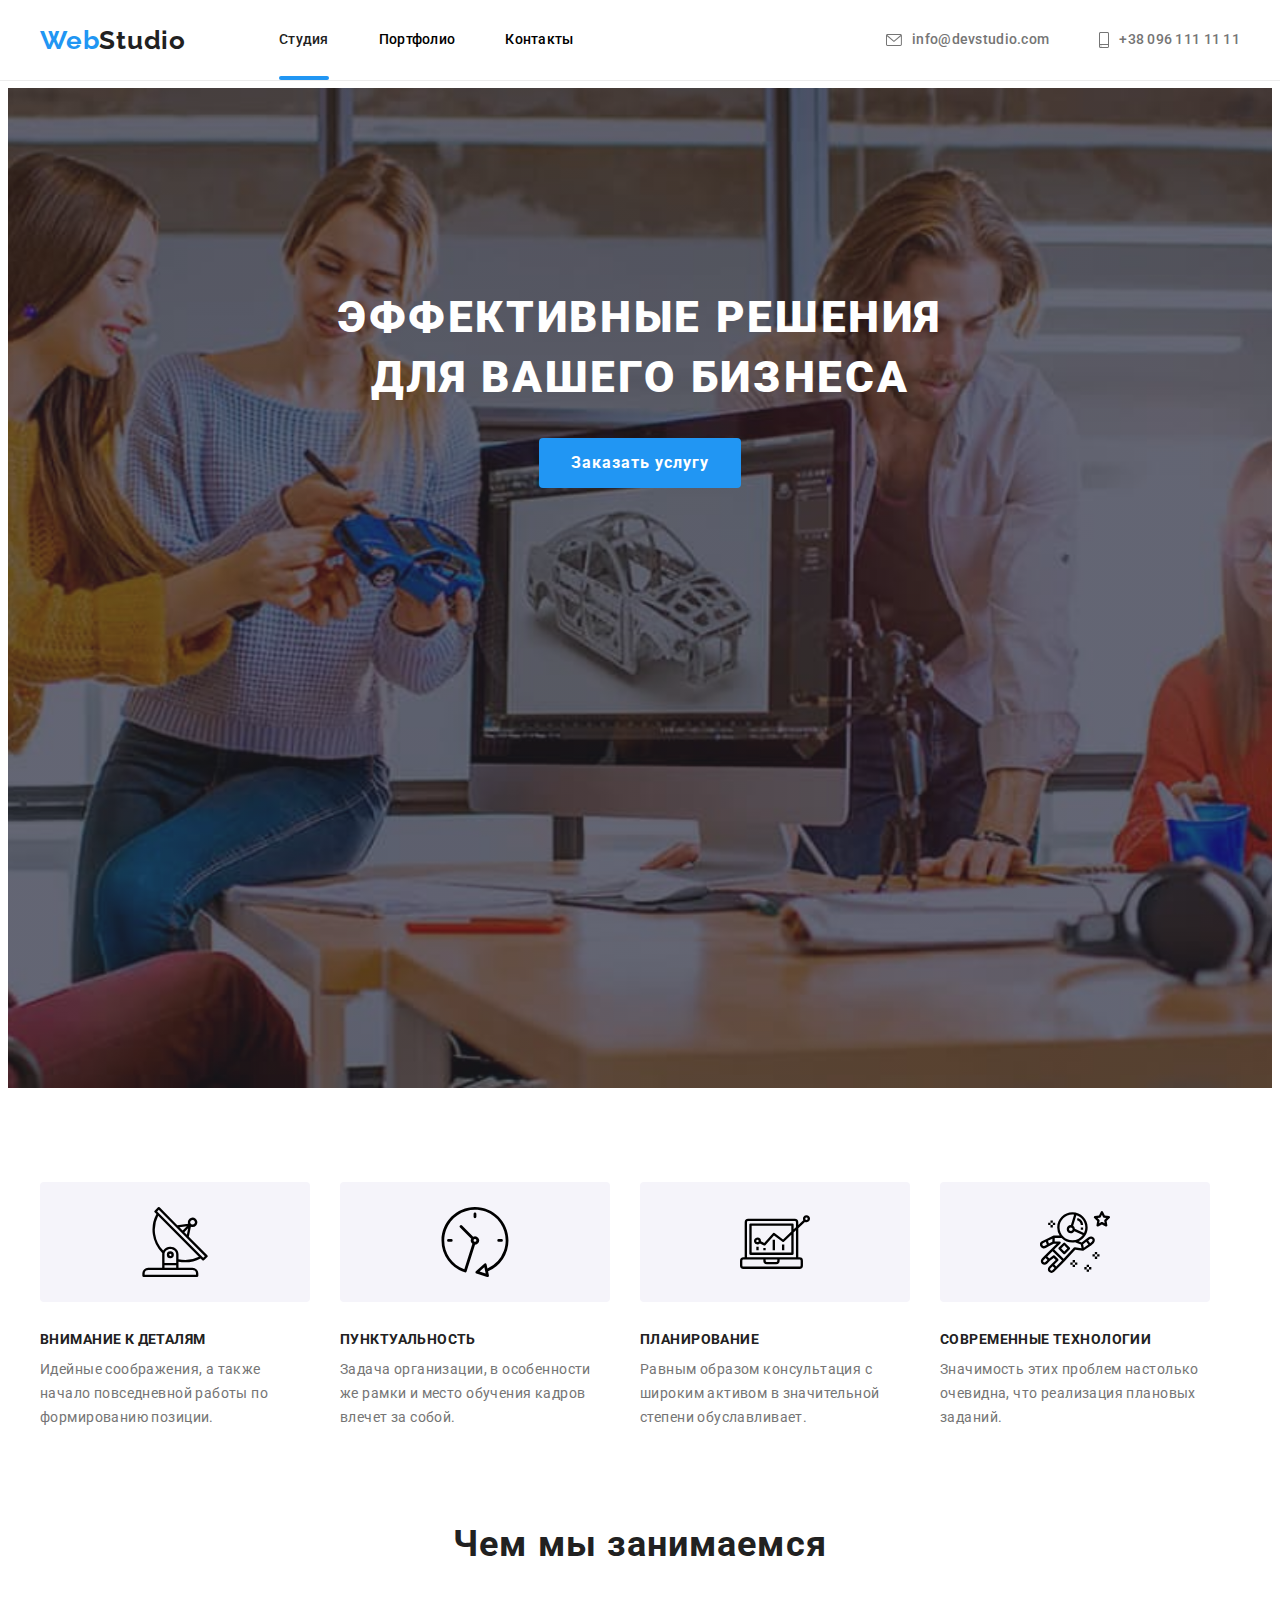
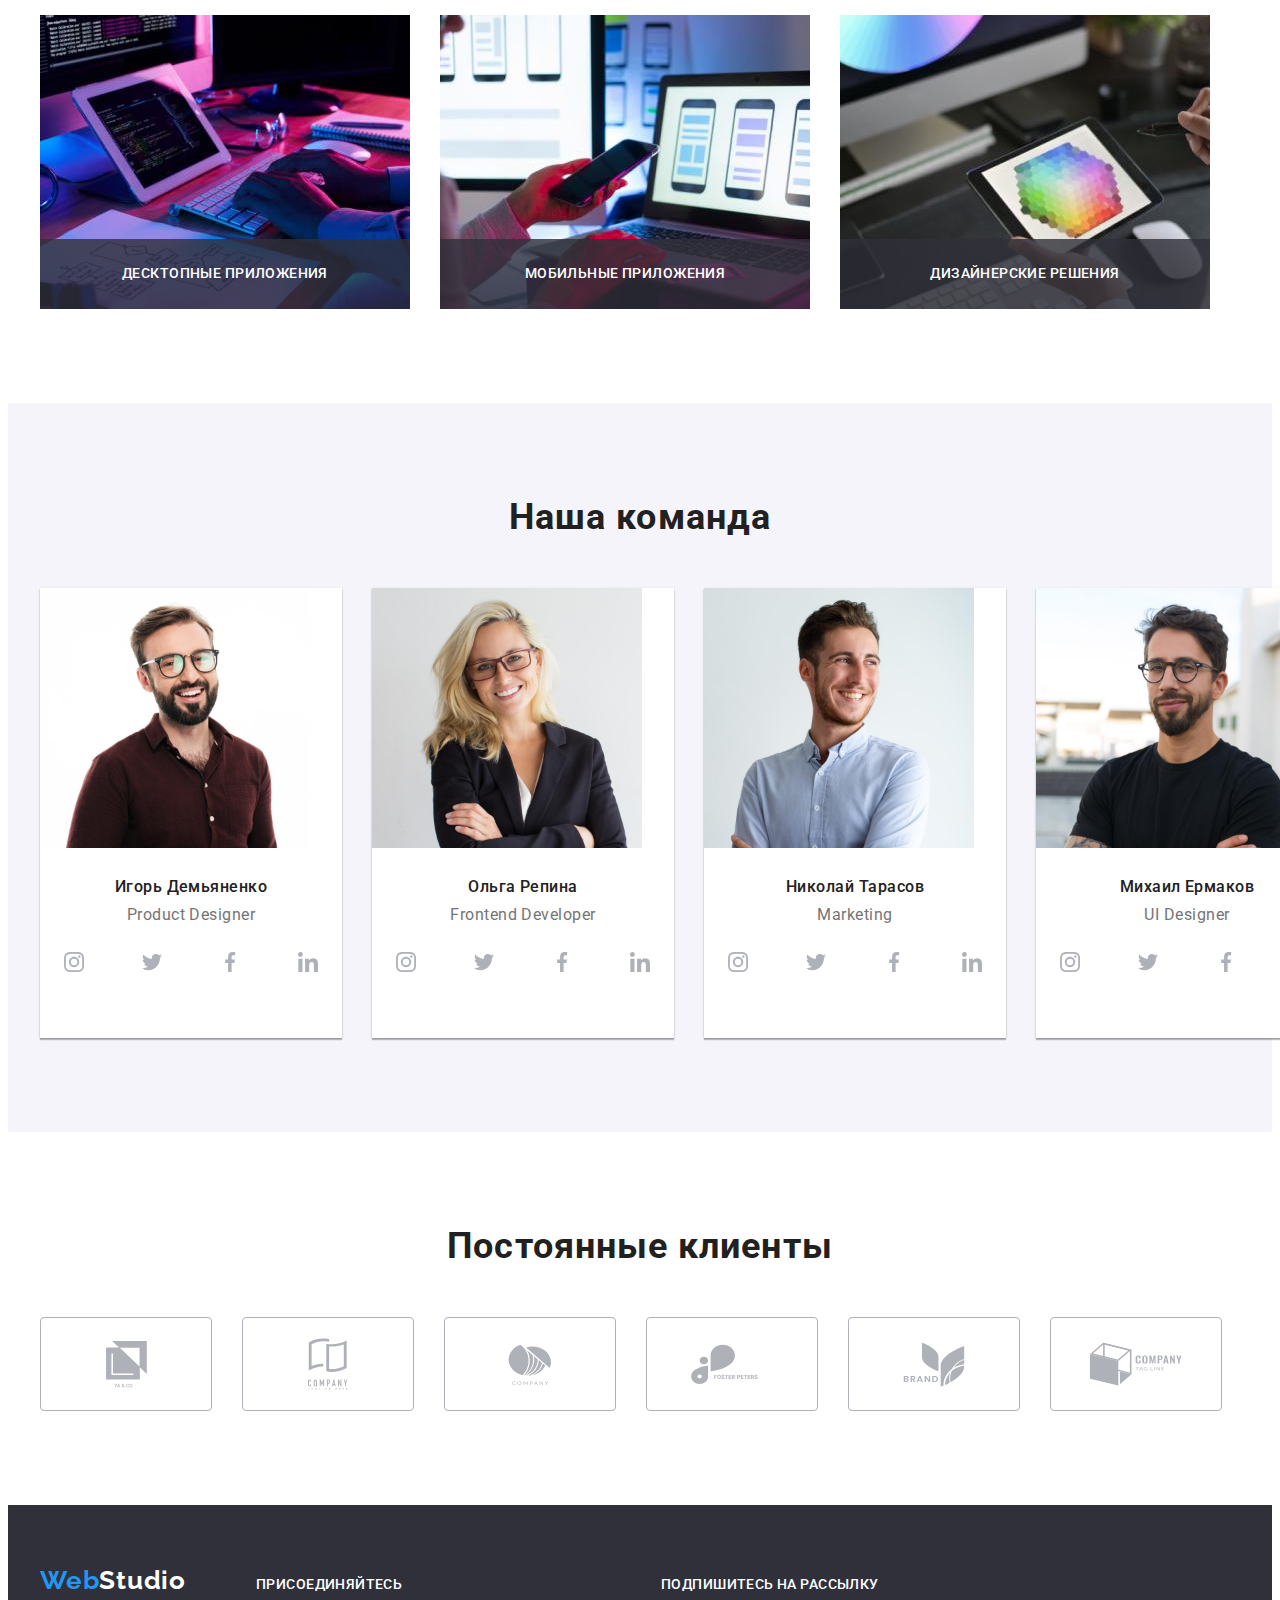
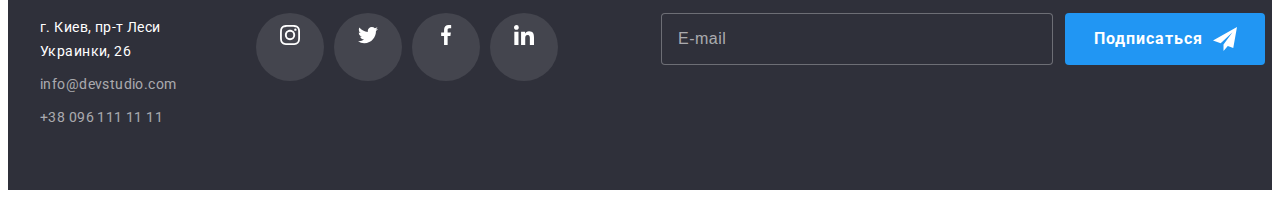
<file: index.html>
<!DOCTYPE html>
<html lang="ru">
<head>
    <meta charset="UTF-8">
    <meta http-equiv="X-UA-Compatible" content="IE=edge">
    <meta name="viewport" content="width=device-width, initial-scale=1.0">
    <title>Студия</title>
    <link rel="preconnect" href="https://fonts.googleapis.com">
    <link rel="preconnect" href="https://fonts.gstatic.com" crossorigin>
    <link href="https://fonts.googleapis.com/css2?family=Raleway:wght@700&family=Roboto:wght@400;500;700;900&display=swap"
        rel="stylesheet">
    <link rel="stylesheet" href="https://cdnjs.cloudflare.com/ajax/libs/modern-normalize/1.1.0/modern-normalize.min.css"
        integrity="sha512-wpPYUAdjBVSE4KJnH1VR1HeZfpl1ub8YT/NKx4PuQ5NmX2tKuGu6U/JRp5y+Y8XG2tV+wKQpNHVUX03MfMFn9Q=="
        crossorigin="anonymous" referrerpolicy="no-referrer" />
    <link rel="stylesheet" href="./css/main.min.css">
    
    
</head>
<body>
    <header class="page-header">
        <div class="container">
            <nav class="main-nav">
                <a href="./index.html" class="main-nav__logo"><span class="web">Web</span><span class="studio-black">Studio</span></a>
            
                <ul class="main-nav__list list">
                    <li class="main-nav__item"><a href="./index.html" class="main-nav__link current">Студия</a></li>
                    <li class="main-nav__item"><a href="./portfolio.html" class="main-nav__link">Портфолио</a></li>
                    <li class="main-nav__item"><a href="" class="main-nav__link">Контакты</a></li>
                </ul>

                <ul class="site-contacts list">
                    <li class="site-contacts__item"><a href="mailto:info@devstudio.com" class="site-contacts__link">
                        <svg class="site-contacts__icon" width="16px" height="12px">
                            <use href="images\icon.svg#mail"></use>
                        </svg> info@devstudio.com</a></li>
                    <li class="site-contacts__item"><a href="tel:+380961111111" class="site-contacts__link">
                        <svg class="site-contacts__icon" width="10px" height="16px">
                            <use href="images\icon.svg#tel"></use>
                        </svg> +38 096 111 11 11</a></li>
                </ul>
            
            </nav>
        </div>
       
    </header>

    <main>
        <section class="hero">
            <div class="hero__overlay">
                <h1 class="hero__title">Эффективные решения <br> для вашего бизнеса</h1>
                <button data-modal-open type="button" class="hero__button">Заказать услугу</button>
            </div>
            <div class="backdrop is-hidden" data-modal>
                <div class="modal">
                    <button class="modal-button" data-modal-close>
                        <svg class="modal-icon"  width="18px" height="18px">
                            <use href="images\icon.svg#close"></use>
                        </svg>
                    </button>
                    <form class="form">
                        <h3 class="form-title">Оставьте свои данные, мы вам перезвоним</h3>
                        <div class="form-field">
                            <label for="name" class="form-label">Имя</label>
                            <input class="form-input" type="text" name="name" id="name" />
                            <svg class="form-icon" width="18px" height="18px">
                                <use href="images\icon.svg#person"></use>
                            </svg>
                        </div>
                        <div class="form-field">
                            <label for="tel" class="form-label">Телефон</label>
                            <input class="form-input" type="tel" name="tel" id="tel" />
                            <svg class="form-icon" width="18px" height="18px">
                                <use href="images\icon.svg#phone"></use>
                            </svg>
                        </div>
                        <div class="form-field">
                            <label for="mail" class="form-label">Почта</label>
                            <input class="form-input" type="email" name="mail" id="mail" />
                            <svg class="form-icon" width="18px" height="18px">
                                <use href="images\icon.svg#email"></use>
                            </svg>
                        </div>
                        <div class="textarea-field">
                            <label for="comment" class="textarea-label">Комментарий</label>
                            <textarea class="comment" name="comment" id="comment" rows="8" placeholder="Введите текст"></textarea>
                        </div>
                        <div class="policy-field">
                            <label class="policy-label">
                                <input class="checkbox" type="checkbox" name="checkbox" value="checkbox" />
                                <span class="checkbox-icon"></span>
                                <span class="policy">Соглашаюсь с рассылкой и принимаю</span>
                                <span class="policy-terms">Условия договора</span>
                            </label>
                        </div>

                        <button class="form-button" type="submit">Отправить</button>

                    </form>
                </div>
                
            </div>
            
        </section>
        
        <section class="features">
            <div class="container">
                <h2 class="features__title hidden">Преимущества компании</h2>
                <ul class="features__list list">
                    <li class="features__item">
                        <div class="features__icons">
                            <svg class="features__icon">
                                <use href="images\icon.svg#antenna" width="70px" height="70px"></use>
                            </svg>
                        </div>
                        <h3 class="features__item-title">Внимание к деталям</h3>
                        <p class="features__item-text">Идейные соображения, а также начало повседневной работы по формированию позиции.
                        </p>
                    </li>
                    <li class="features__item">
                        <div class="features__icons">
                            <svg class="features__icon">
                                <use href="images\icon.svg#clock" width="70px" height="70px"></use>
                            </svg>
                        </div>
                        <h3 class="features__item-title">Пунктуальность</h3>
                        <p class="features__item-text">Задача организации, в особенности же рамки и место обучения кадров влечет за
                            собой.</p>
                    </li>
                    <li class="features__item">
                        <div class="features__icons">
                            <svg class="features__icon">
                                <use href="images\icon.svg#diagram" width="70px" height="70px"></use>
                            </svg>
                        </div>
                        <h3 class="features__item-title">Планирование</h3>
                        <p class="features__item-text">Равным образом консультация с широким активом в значительной степени
                            обуславливает.</p>
                    </li>
                    <li class="features__item">
                        <div class="features__icons">
                            <svg class="features__icon">
                                <use href="images\icon.svg#astronaut" width="70px" height="70px"></use>
                            </svg>
                        </div>
                        <h3 class="features__item-title">Современные технологии</h3>
                        <p class="features__item-text">Значимость этих проблем настолько очевидна, что реализация плановых заданий.</p>
                    </li>
                </ul>
            </div>
        </section>
        
        <section class="cards">
            <div class="container">
                <h2 class="section-title">Чем мы занимаемся</h2>
                
                <ul class="cards__list list">
                    <li class="cards__item">
                        <a href="">
                            <div class="cards__block">
                                <img src="./images/box1.jpg" alt="картинка1" width="370" height="294">
                                <div class="cards__title__block">
                                    <h3 class="cards__title__text">Десктопные приложения</h3>
                                </div>
                            </div>
                            
                        </a>
                    </li>
                    <li class="cards__item">
                        <a href="">
                            <div class="cards__block">
                                <img src="./images/box2.jpg" alt="картинка2" width="370" height="294">
                                <div class="cards__title__block">
                                    <h3 class="cards__title__text">Мобильные приложения</h3>
                                </div>
                            </div>
                        </a>
                    </li>
                    <li class="cards__item">
                        <a href="">
                            <div class="cards__block">
                                <img src="./images/box3.jpg" alt="картинка3" width="370" height="294">
                                <div class="cards__title__block">
                                    <h3 class="cards__title__text">Дизайнерские решения</h3>
                                </div>
                            </div>
                        </a>
                    </li>
                </ul>
            </div>
            
        </section>
        
        <section class="team">
            <div class="container">
                <h2 class="section-title">Наша команда</h2>
                <ul class="team__list list">
                    <li class="team__item">
                        <img src="images/igor.jpg" alt="Игорь Демьяненко" width="270" height="260">
                        <div class="team-block">
                            <h3 class="team-block__title">Игорь Демьяненко</h3>
                            <p class="team-block__text" lang="en">Product Designer</p>
                            <ul class="team-social">
                                <li class="team-social__item">
                                    <a class="team-social__link" href="">
                                        <svg class="social-icon"  width="20px" height="20px">
                                            <use href="images\icon.svg#instagram"></use>
                                        </svg>
                                    </a>
                                </li>
                                <li class="team-social__item">
                                    <a class="team-social__link" href="">
                                        <svg class="social-icon" width="20px" height="20px">
                                            <use href="images\icon.svg#twitter"></use>
                                        </svg>
                                    </a>
                                </li>
                                <li class="team-social__item">
                                    <a class="team-social__link" href="">
                                        <svg class="social-icon" width="20px" height="20px">
                                            <use href="images\icon.svg#facebook"></use>
                                        </svg>
                                    </a>
                                </li>
                                <li class="team-social__item">
                                    <a class="team-social__link" href="">
                                        <svg class="social-icon" width="20px" height="20px">
                                            <use href="images\icon.svg#linkedin"></use>
                                        </svg>
                                    </a>
                                </li>
                            </ul>
                        </div>
                    </li>
                    <li class="team__item">
                        <img src="images/olga.jpg" alt="Ольга Репина" width="270" height="260">
                        <div class="team-block">
                            <h3 class="team-block__title">Ольга Репина</h3>
                            <p class="team-block__text" lang="en">Frontend Developer</p>
                            <ul class="team-social">
                                <li class="team-social__item">
                                    <a class="team-social__link" href="">
                                        <svg class="social-icon" width="20px" height="20px">
                                            <use href="images\icon.svg#instagram"></use>
                                        </svg>
                                    </a>
                                </li>
                                <li class="team-social__item">
                                    <a class="team-social__link" href="">
                                        <svg class="social-icon" width="20px" height="20px">
                                            <use href="images\icon.svg#twitter"></use>
                                        </svg>
                                    </a>
                                </li>
                                <li class="team-social__item">
                                    <a class="team-social__link" href="">
                                        <svg class="social-icon" width="20px" height="20px">
                                            <use href="images\icon.svg#facebook"></use>
                                        </svg>
                                    </a>
                                </li>
                                <li class="team-social__item">
                                    <a class="team-social__link" href="">
                                        <svg class="social-icon" width="20px" height="20px">
                                            <use href="images\icon.svg#linkedin"></use>
                                        </svg>
                                    </a>
                                </li>
                            </ul>
                        </div>
                    </li>
                    <li class="team__item">
                        <img src="images/nik.jpg" alt="Николай Тарасов" width="270" height="260">
                        <div class="team-block">
                            <h3 class="team-block__title">Николай Тарасов</h3>
                            <p class="team-block__text" lang="en">Marketing</p>
                            <ul class="team-social">
                                <li class="team-social__item">
                                    <a class="team-social__link" href="">
                                        <svg class="social-icon" width="20px" height="20px">
                                            <use href="images\icon.svg#instagram"></use>
                                        </svg>
                                    </a>
                                </li>
                                <li class="team-social__item">
                                    <a class="team-social__link" href="">
                                        <svg class="social-icon" width="20px" height="20px">
                                            <use href="images\icon.svg#twitter"></use>
                                        </svg>
                                    </a>
                                </li>
                                <li class="team-social__item">
                                    <a class="team-social__link" href="">
                                        <svg class="social-icon" width="20px" height="20px">
                                            <use href="images\icon.svg#facebook"></use>
                                        </svg>
                                    </a>
                                </li>
                                <li class="team-social__item">
                                    <a class="team-social__link" href="">
                                        <svg class="social-icon" width="20px" height="20px">
                                            <use href="images\icon.svg#linkedin"></use>
                                        </svg>
                                    </a>
                                </li>
                            </ul>
                        </div>
                    </li>
                    <li class="team__item">
                        <img src="images/mike.jpg" alt="Михаил Ермаков" width="270" height="260">
                        <div class="team-block">
                            <h3 class="team-block__title">Михаил Ермаков</h3>
                            <p class="team-block__text" lang="en">UI Designer</p>
                            <ul class="team-social">
                                <li class="team-social__item">
                                    <a class="team-social__link" href="">
                                        <svg class="social-icon" width="20px" height="20px">
                                            <use href="images\icon.svg#instagram"></use>
                                        </svg>
                                    </a>
                                </li>
                                <li class="team-social__item">
                                    <a class="team-social__link" href="">
                                        <svg class="social-icon" width="20px" height="20px">
                                            <use href="images\icon.svg#twitter"></use>
                                        </svg>
                                    </a>
                                </li>
                                <li class="team-social__item">
                                    <a class="team-social__link" href="">
                                        <svg class="social-icon" width="20px" height="20px">
                                            <use href="images\icon.svg#facebook"></use>
                                        </svg>
                                    </a>
                                </li>
                                <li class="team-social__item">
                                    <a class="team-social__link" href="">
                                        <svg class="social-icon" width="20px" height="20px">
                                            <use href="images\icon.svg#linkedin"></use>
                                        </svg>
                                    </a>
                                </li>
                            </ul>
                        </div>
                    </li>
                </ul>
            </div>
            
        
        </section>

        <section class="clients">
            <div class="container">
                <h2 class="section-title">Постоянные клиенты</h2>
                <ul class="clients__list">
                    <li class="clients__item">
                        <div>
                            <a class="clients__link" href="">
                            <svg class="clients__icon" width="41px" height="46.7px">
                                <use href="images\icon.svg#company1"></use>
                            </svg>
                        </a>
                        </div>
                    </li>
                    <li class="clients__item">
                        <div>
                            <a class="clients__link" href="">
                                <svg class="clients__icon" width="40px" height="52px">
                                    <use href="images\icon.svg#company2"></use>
                                </svg>
                            </a>
                        </div>
                    </li>
                    <li class="clients__item">
                        <div>
                            <a class="clients__link" href="">
                                <svg class="clients__icon" width="43.46px" height="41.18px">
                                    <use href="images\icon.svg#company3"></use>
                                </svg>
                            </a>
                        </div>
                    </li>
                    <li class="clients__item">
                        <div>
                            <a class="clients__link" href="">
                                <svg class="clients__icon" width="84.88px" height="40.62px">
                                    <use href="images\icon.svg#company4"></use>
                                </svg>
                            </a>
                        </div>
                    </li>
                    <li class="clients__item"">
                        <div>
                            <a class="clients__link" href="">
                                <svg class="clients__icon" width="62.54px" height="45.43px">
                                    <use href="images\icon.svg#company5"></use>
                                </svg>
                            </a>
                        </div>
                    </li>
                    <li class="clients__item"">
                        <div>
                            <a class="clients__link" href="">
                                <svg class="clients__icon" width="93.79px" height="43.93px">
                                    <use href="images\icon.svg#company6"></use>
                                </svg>
                            </a>
                        </div>
                    </li>
                    
                  
                </ul>
            </div>
        </section>

    </main>

    <footer>
        <div class="footer-block container">
            <div class="footer-block__contacts">
                <a class="footer-block__logo" href=""><span class="web">Web</span><span class="studio-white">Studio</span></a>
                <p class="city">г. Киев, пр-т Леси Украинки, 26</p>
                <address>
                    <a href="mailto:nfo@devstudio.com" class="footer-link-mail">info@devstudio.com</a>
                    <a href="tel:+380961111111" class="footer-link-tel">+38 096 111 11 11</a>
                </address>
            
            </div>
            <div class="footer-join">
                <h3 class="footer-join__title">Присоединяйтесь</h3>
                <ul class="footer-join__social">
                    <li>
                        <a class="footer-join__link" href="">
                            <svg class="footer-join__icon" width="20px" height="20px">
                                <use href="images\icon.svg#instagram"></use>
                            </svg>
                        </a>
                    </li>
                    <li>
                        <a class="footer-join__link" href="">
                            <svg class="footer-join__icon" width="20px" height="20px">
                                <use href="images\icon.svg#twitter"></use>
                            </svg>
                        </a>
                    </li>
                    <li>
                        <a class="footer-join__link" href="">
                            <svg class="footer-join__icon" width="20px" height="20px">
                                <use href="images\icon.svg#facebook"></use>
                            </svg>
                        </a>
                    </li>
                    <li>
                        <a class="footer-join__link" href="">
                            <svg class="footer-join__icon" width="20px" height="20px">
                                <use href="images\icon.svg#linkedin"></use>
                            </svg>
                        </a>
                    </li>
                </ul>
            </div>
            <div class="">
                <h3 class="footer-join__title">Подпишитесь на рассылку</h3>
                <form class="form-footer">
                    <input type="email" name="mail" id="mail" placeholder="E-mail" />
                
                    <button class="form-footer__button" type="submit">Подписаться
                        <a href=""></a>
                        <svg class="form-footer__icon" width="24px" height="24px">
                            <use href="images\icon.svg#subscribe"></use>
                        </svg>
                    </button>
                </form>
            </div>
        </div>
        
        
    </footer>

    <script src="./js/modal.js"></script>
</body>
</html>
</file>
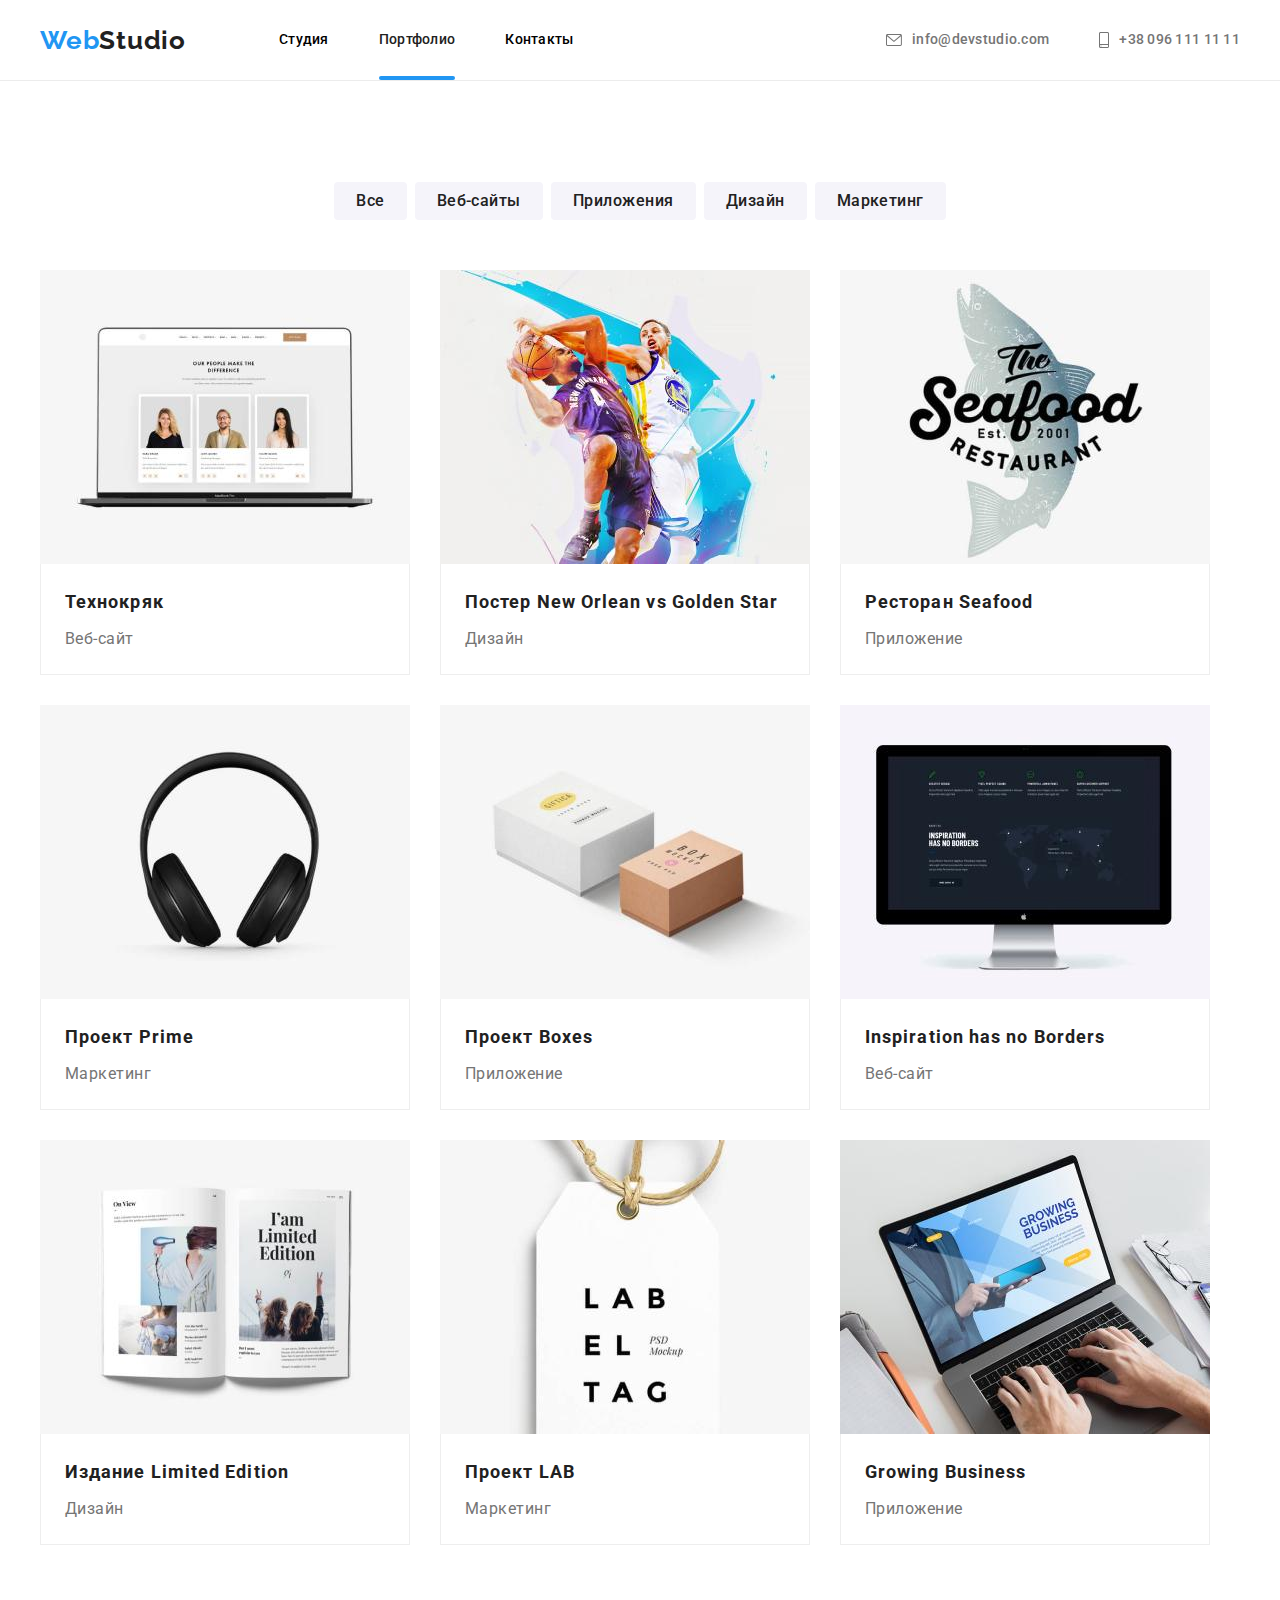
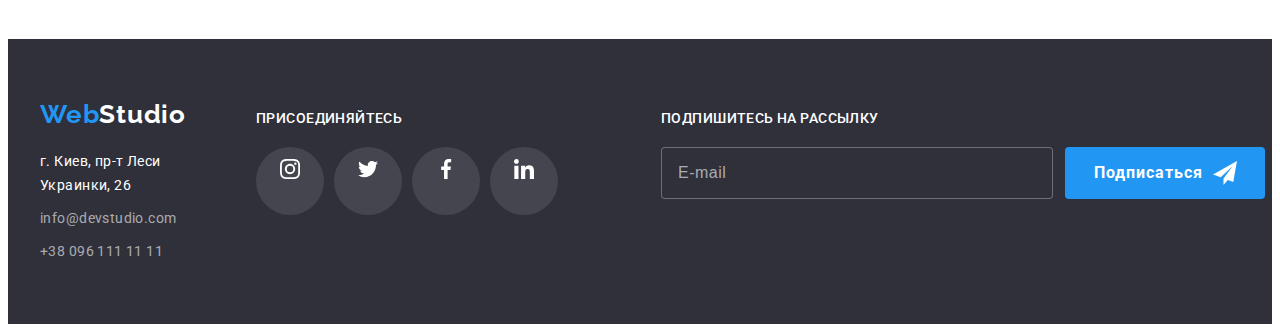
<file: portfolio.html>
<!DOCTYPE html>
<html lang="ru">
<head>
    <meta charset="UTF-8">
    <meta http-equiv="X-UA-Compatible" content="IE=edge">
    <meta name="viewport" content="width=device-width, initial-scale=1.0">
    <title>Портфолио</title>
    <link rel="preconnect" href="https://fonts.googleapis.com">
    <link rel="preconnect" href="https://fonts.gstatic.com" crossorigin>
    <link href="https://fonts.googleapis.com/css2?family=Raleway:wght@700&family=Roboto:wght@400;500;700;900&display=swap"
        rel="stylesheet">
    <link rel="stylesheet" href="https://cdnjs.cloudflare.com/ajax/libs/modern-normalize/1.1.0/modern-normalize.min.css"
        integrity="sha512-wpPYUAdjBVSE4KJnH1VR1HeZfpl1ub8YT/NKx4PuQ5NmX2tKuGu6U/JRp5y+Y8XG2tV+wKQpNHVUX03MfMFn9Q=="
        crossorigin="anonymous" referrerpolicy="no-referrer" />
    <link rel="stylesheet" href="./css/main.min.css">


</head>

<body>
    <header class="page-header">
        <div class="container">
            <nav class="main-nav">
                <a href="./index.html" class="main-nav__logo"><span class="web">Web</span><span
                        class="studio-black">Studio</span></a>
    
                <ul class="main-nav__list list">
                    <li class="main-nav__item"><a href="./index.html" class="main-nav__link">Студия</a></li>
                    <li class="main-nav__item"><a href="./portfolio.html" class="main-nav__link current">Портфолио</a></li>
                    <li class="main-nav__item"><a href="" class="main-nav__link">Контакты</a></li>
                </ul>
    
                <ul class="site-contacts list">
                    <li class="site-contacts__item"><a href="mailto:info@devstudio.com" class="site-contacts__link">
                            <svg class="site-contacts__icon" width="16px" height="12px">
                                <use href="images\icon.svg#mail"></use>
                            </svg> info@devstudio.com</a></li>
                    <li class="site-contacts__item"><a href="tel:+380961111111" class="site-contacts__link">
                            <svg class="site-contacts__icon" width="10px" height="16px">
                                <use href="images\icon.svg#tel"></use>
                            </svg> +38 096 111 11 11</a></li>
                </ul>
    
            </nav>
        </div>
    
    </header>


    <main>
       <section class="portfolio">
           <div class="container">
            <h2 class="portfolio__title hidden">Portfolio</h2>
            <ul class="portfolio__filter list">
                <li class="portfolio__filter__item"><button type="button" class="portfolio__filter__button">Все</button></li>
                <li class="portfolio__filter__item"><button type="button" class="portfolio__filter__button">Веб-сайты</button></li>
                <li class="portfolio__filter__item"><button type="button" class="portfolio__filter__button">Приложения</button></li>
                <li class="portfolio__filter__item"><button type="button" class="portfolio__filter__button">Дизайн</button></li>
                <li class="portfolio__filter__item"><button type="button" class="portfolio__filter__button">Маркетинг</button></li>
            </ul>
            
            <ul class="works-list list">
                <li class="works-list__item">
                    <div class="works-list__overlay">
                        <img src="./images/технокряк.jpg" alt="технокряк" width="370">
                        <p class="works-list__discription">Технокряк это современная площадка распространения коронавируса. Компании используют эту
                            платформу для цифрового
                            шпионажа и атак на защищённые сервера конкурентов.</p>
                    </div>
                    <div class="works-block">
                        <h3 class="works-block__title">Технокряк</h3>
                        <p class="works-block__text">Веб-сайт</p>
                    </div>
                </li>
                <li class="works-list__item">
                    <div class="works-list__overlay">
                        <img src="./images/орлеан.jpg" alt="орлеан" width="370">
                        <p class="works-list__discription">Технокряк это современная площадка распространения коронавируса. Компании используют
                            эту
                            платформу для цифрового
                            шпионажа и атак на защищённые сервера конкурентов.</p>
                    </div>
                   <div class="works-block">
                        <h3 class="works-block__title">Постер New Orlean vs Golden Star</h3>
                        <p class="works-block__text">Дизайн</p>
                   </div>
                </li>
                <li class="works-list__item">
                    <div class="works-list__overlay">
                        <img src="./images/seafood.jpg" alt="ресторан" width="370">
                        <p class="works-list__discription">Технокряк это современная площадка распространения коронавируса. Компании используют
                            эту
                            платформу для цифрового
                            шпионажа и атак на защищённые сервера конкурентов.</p>
                    </div>
                    <div class="works-block">
                        <h3 class="works-block__title">Ресторан Seafood</h3>
                        <p class="works-block__text">Приложение</p>
                    </div>
                </li>
                <li class="works-list__item">
                    <div class="works-list__overlay">
                        <img src="./images/наушники.jpg" alt="наушники" width="370">
                        <p class="works-list__discription">Технокряк это современная площадка распространения коронавируса. Компании используют
                            эту
                            платформу для цифрового
                            шпионажа и атак на защищённые сервера конкурентов.</p>
                    </div>
                    <div class="works-block">
                        <h3 class="works-block__title">Проект Prime</h3>
                        <p class="works-block__text">Маркетинг</p>
                    </div>
                </li>
                <li class="works-list__item">
                    <div class="works-list__overlay">
                        <img src="./images/boxes.jpg" alt="коробки" width="370">
                        <p class="works-list__discription">Технокряк это современная площадка распространения коронавируса. Компании используют
                            эту
                            платформу для цифрового
                            шпионажа и атак на защищённые сервера конкурентов.</p>
                    </div>
                    <div class="works-block">
                        <h3 class="works-block__title">Проект Boxes</h3>
                        <p class="works-block__text">Приложение</p>
                    </div>
                </li>
                <li class="works-list__item">
                    <div class="works-list__overlay">
                        <img src="./images/монитор.jpg" alt="монитор" width="370">
                        <p class="works-list__discription">Технокряк это современная площадка распространения коронавируса. Компании используют
                            эту
                            платформу для цифрового
                            шпионажа и атак на защищённые сервера конкурентов.</p>
                    </div>
                    <div class="works-block">
                        <h3 class="works-block__title" lang="en">Inspiration has no Borders</h3>
                        <p class="works-block__text">Веб-сайт</p>
                    </div>
                </li>
                <li class="works-list__item">
                    <div class="works-list__overlay">
                        <img src="./images/книга.jpg" alt="book" width="370">
                        <p class="works-list__discription">Технокряк это современная площадка распространения коронавируса. Компании используют
                            эту
                            платформу для цифрового
                            шпионажа и атак на защищённые сервера конкурентов.</p>
                    </div>
                    <div class="works-block">
                        <h3 class="works-block__title">Издание Limited Edition</h3>
                        <p class="works-block__text">Дизайн</p>
                    </div>
                </li>
                <li class="works-list__item">
                    <div class="works-list__overlay">
                        <img src="./images/лаб.jpg" alt="lab" width="370">
                        <p class="works-list__discription">Технокряк это современная площадка распространения коронавируса. Компании используют
                            эту
                            платформу для цифрового
                            шпионажа и атак на защищённые сервера конкурентов.</p>
                    </div>
                    <div class="works-block">
                        <h3 class="works-block__title">Проект LAB</h3>
                        <p class="works-block__text">Маркетинг</p>
                    </div>
                </li>
                <li class="works-list__item">
                    <div class="works-list__overlay">
                        <img src="./images/ноут.jpg" alt="notebook" width="370">
                        <p class="works-list__discription">Технокряк это современная площадка распространения коронавируса. Компании используют
                            эту
                            платформу для цифрового
                            шпионажа и атак на защищённые сервера конкурентов.</p>
                    </div>
                    <div class="works-block">
                        <h3 class="works-block__title" lang="en">Growing Business</h3>
                        <p class="works-block__text">Приложение</p>
                    </div>
                </li>
            </ul>
           </div>
            
       </section>

    </main>

<footer>
    <div class="footer-block container">
        <div class="footer-block__contacts">
            <a class="footer-block__logo" href=""><span class="web">Web</span><span
                    class="studio-white">Studio</span></a>
            <p class="city">г. Киев, пр-т Леси Украинки, 26</p>
            <address>
                <a href="mailto:nfo@devstudio.com" class="footer-link-mail">info@devstudio.com</a>
                <a href="tel:+380961111111" class="footer-link-tel">+38 096 111 11 11</a>
            </address>

        </div>
        <div class="footer-join">
            <h3 class="footer-join__title">Присоединяйтесь</h3>
            <ul class="footer-join__social">
                <li>
                    <a class="footer-join__link" href="">
                        <svg class="footer-join__icon" width="20px" height="20px">
                            <use href="images\icon.svg#instagram"></use>
                        </svg>
                    </a>
                </li>
                <li>
                    <a class="footer-join__link" href="">
                        <svg class="footer-join__icon" width="20px" height="20px">
                            <use href="images\icon.svg#twitter"></use>
                        </svg>
                    </a>
                </li>
                <li>
                    <a class="footer-join__link" href="">
                        <svg class="footer-join__icon" width="20px" height="20px">
                            <use href="images\icon.svg#facebook"></use>
                        </svg>
                    </a>
                </li>
                <li>
                    <a class="footer-join__link" href="">
                        <svg class="footer-join__icon" width="20px" height="20px">
                            <use href="images\icon.svg#linkedin"></use>
                        </svg>
                    </a>
                </li>
            </ul>
        </div>
        <div class="">
            <h3 class="footer-join__title">Подпишитесь на рассылку</h3>
            <form class="form-footer">
                <input type="email" name="mail" id="mail" placeholder="E-mail" />

                <button class="form-footer__button" type="submit">Подписаться
                    <a href=""></a>
                    <svg class="form-footer__icon" width="24px" height="24px">
                        <use href="images\icon.svg#subscribe"></use>
                    </svg>
                </button>
            </form>
        </div>
    </div>


</footer>

</body>
</html>
</file>
<file: css/main.min.css>
:root{--primary-text-color: #212121;--accent-color: #2196f3;--secondary-text-color: #757575;--white-text-color: #ffffff;--background-white-color: #e5e5e5;--background-grey-color: #f5f4fa}.hidden{position:absolute;white-space:nowrap;width:1px;height:1px;overflow:hidden;border:0;padding:0;clip:rect(0 0 0 0);clip-path:inset(50%);margin:-1px}body{font-family:Roboto, sans-serif;padding-top:80px}.list{list-style:none;padding:0;margin:0}p,h1,h2,h3{margin:0}ul{margin:0;padding:0;list-style:none}img{display:block}.link{text-decoration:none}.container{width:1200px;padding-left:15px;padding-right:15px;margin:0 auto}.main-nav__logo{margin-right:93px;text-align:left}.main-nav__logo,.footer-block__logo{font-family:Raleway, sans-serif;font-weight:700;font-size:26px;line-height:1.19;text-decoration:none;letter-spacing:0.03em}.web{color:#2196f3}.studio-black{font-family:Raleway, sans-serif;color:#212121}.footer-block__logo{display:block;margin-bottom:20px}.studio-white{color:#ffffff;font-family:Raleway, sans-serif;text-decoration:none}section{padding-top:94px;padding-bottom:94px}.section-title{margin-bottom:50px;font-weight:700;font-size:36px;line-height:1.14;letter-spacing:0.03em;color:var(--primary-text-color)}.section-title{text-align:center}.hero__button{text-align:center;padding:10px 32px 10px 32px;border:none;border-radius:4px;font-size:16px;font-family:inherit;font-weight:700;line-height:1.88;letter-spacing:0.06em;text-decoration:none;cursor:pointer;color:#ffffff;background-color:#2196f3}.form-footer__button{display:flex;text-align:center;align-items:center;padding:10px 28px 10px 29px;border:none;border-radius:4px;font-size:16px;font-family:inherit;font-weight:700;line-height:1.88;letter-spacing:0.06em;text-decoration:none;cursor:pointer;color:#ffffff;background-color:#2196f3}.team-social{display:flex;align-items:center;justify-content:center}.team-social__link{display:block;width:44px;height:44px;padding:12px;color:#afb1b8;cursor:pointer;align-items:center;border-radius:50%;transition:background-color 250ms cubic-bezier(0.4, 0, 0.2, 1)}.team-social__link:hover,.team-social__link:focus{background-color:var(--accent-color);color:var(--white-text-color);border-radius:50%}.social-icon{fill:#afb1b8;transition:fill 250ms cubic-bezier(0.4, 0, 0.2, 1)}.team-social__link:hover .social-icon,.team-social__link:focus .social-icon{fill:var(--white-text-color)}.team-social .team-social__item:not(:last-child){margin-right:10px}.footer-join__social{display:flex}.footer-join__link{display:block;text-align:center;width:44px;height:44px;padding:12px;color:var(--white-text-color);cursor:pointer;background-color:rgba(255,255,255,0.1);border-radius:50%;margin-right:10px;transition:background-color 250ms cubic-bezier(0.4, 0, 0.2, 1)}.footer-join__link:hover,.footer-join__link:focus{background-color:var(--accent-color)}.footer-join__icon{fill:var(--white-text-color)}.backdrop{position:fixed;left:0px;top:0px;z-index:2;width:100%;height:100%;background-color:rgba(0,0,0,0.2);opacity:1;transition:opacity 250ms cubic-bezier(0.4, 0, 0.2, 1)}.backdrop.is-hidden{opacity:0;visibility:hidden;pointer-events:none}.backdrop.is-hidden .modal{transform:translate(-50%, -50%) scale(0.9);opacity:0}.modal{position:absolute;top:50%;left:50%;padding-left:41px;padding-right:39px;padding-top:40px;padding-bottom:40px;min-width:528px;min-height:581px;background:#ffffff;box-shadow:0px 1px 3px rgba(0,0,0,0.12),0px 1px 1px rgba(0,0,0,0.14),0px 2px 1px rgba(0,0,0,0.2);border-radius:4px;opacity:1;transform:translate(-50%, -50%) scale(1);transition:transform 250ms cubic-bezier(0.4, 0, 0.2, 1),opacity 250ms cubic-bezier(0.4, 0, 0.2, 1)}.modal-button{outline:none;display:flex;position:absolute;top:8px;right:8px;width:30px;height:30px;cursor:pointer;align-items:center;border-radius:50%;fill:var(--primary-text-color);background-color:#ffffff;border:1px solid rgba(0,0,0,0.1);transition:fill 250ms cubic-bezier(0.4, 0, 0.2, 1)}.modal-button:hover,.modal-button:focus{fill:var(--accent-color)}.form-title{font-weight:700;font-size:20px;line-height:1.15;text-align:center;letter-spacing:0.03em;color:#212121;margin-bottom:12px}.form{margin-left:auto;margin-right:auto;text-align:left}.form-field{position:relative;margin-bottom:10px;display:flex;flex-direction:column}.form-field label{font-style:normal;font-weight:normal;font-size:12px;line-height:1.17;letter-spacing:0.01em;color:#757575;margin-bottom:4px}.form-field input{outline:none;border:1px solid rgba(33,33,33,0.2);box-sizing:border-box;border-radius:4px;font-style:normal;font-weight:normal;font-size:12px;line-height:1.17;letter-spacing:0.01em;padding-top:12px;padding-bottom:12px;padding-left:42px;transition:border 250ms cubic-bezier(0.4, 0, 0.2, 1)}.form-field input:hover,.form-field input:focus{border:1px solid var(--accent-color)}.form-icon{position:absolute;top:50%;margin-left:12px;fill:var(--primary-text-color);transition:fill 250ms cubic-bezier(0.4, 0, 0.2, 1)}.form-field input:hover+.form-icon,.form-field input:focus+.form-icon{fill:var(--accent-color)}.textarea-field{margin-bottom:20px;display:flex;flex-direction:column}.textarea-field label{font-style:normal;font-weight:normal;font-size:12px;line-height:1.17;letter-spacing:0.01em;color:#757575;margin-bottom:4px}.comment{outline:none;border:1px solid rgba(33,33,33,0.2);box-sizing:border-box;height:120px;border-radius:4px;padding:16px 12px;font-size:14px;line-height:1.14;letter-spacing:0.01em;resize:none;transition:border 250ms cubic-bezier(0.4, 0, 0.2, 1)}.textarea-field textarea::placeholder{font-style:normal;font-weight:normal;font-size:14px;line-height:1.14;letter-spacing:0.01em;color:rgba(117,117,117,0.5)}.textarea-field textarea:hover,.textarea-field textarea:focus{border:1px solid var(--accent-color)}.policy-label{display:flex;align-items:center}.checkbox{position:absolute;clip:rect(0 0 0 0);overflow:hidden}.checkbox-icon{margin-right:9px;border:2px solid var(--primary-text-color);border-radius:2px;display:inline-block;width:16px;height:15px;cursor:pointer;fill:var(--white-text-color)}.checkbox:checked ~ .checkbox-icon{border-color:var(--accent-color);background-color:var(--accent-color);background-image:url(../images/check.svg);background-repeat:no-repeat;filter:drop-shadow(0px 4px 4px rgba(0,0,0,0.25))}.policy-field{margin-bottom:30px;display:flex;align-items:center;justify-content:center}.policy{font-size:14px;line-height:1.71;letter-spacing:0.03em;color:#757575}.policy-terms{padding-left:3px;font-size:14px;line-height:1.71;letter-spacing:0.03em;color:var(--accent-color);text-decoration:underline}.form-button{display:block;margin-left:auto;margin-right:auto;text-align:center;align-items:center;padding:10px 55px 10px 56px;border:none;border-radius:4px;font-size:16px;font-family:inherit;font-weight:700;line-height:1.88;letter-spacing:0.06em;text-decoration:none;cursor:pointer;color:#ffffff;background-color:#2196f3;transition:box-shadow 250ms cubic-bezier(0.4, 0, 0.2, 1)}.form-button:hover,.form-button:focus{background:#188ce8;box-shadow:0px 4px 4px rgba(0,0,0,0.15);border-radius:4px}.page-header{position:fixed;width:100%;top:0;left:0;min-height:80px;z-index:1;background-color:var(--white-text-color);border-bottom:1px solid #ececec}.main-nav{display:flex;align-items:center}.main-nav__list{display:flex}.main-nav__item:not(:last-child){margin-right:50px}.main-nav__link{display:block;padding-top:32px;padding-bottom:32px;font-weight:500;font-size:14px;line-height:1.14;letter-spacing:0.02em;color:inherit;text-decoration:none;background-color:#ffffff;transition:color 250ms cubic-bezier(0.4, 0, 0.2, 1);position:relative}.main-nav__link:hover,.main-nav__link:focus{color:var(--accent-color)}.main-nav__link.current::after{content:"";display:block;position:absolute;left:0;bottom:0;width:100%;height:4px;background-color:var(--accent-color);border-radius:2px}.main-nav__link.current{color:var(--primary-text-color)}.site-contacts{display:flex;margin-left:auto}.site-contacts__item+.site-contacts__item{margin-left:50px}.site-contacts__link{display:flex;align-items:center;justify-content:center;font-weight:500;font-size:14px;line-height:1.14;letter-spacing:0.02em;color:var(--secondary-text-color);text-decoration:none;transition:color 250ms cubic-bezier(0.4, 0, 0.2, 1)}.site-contacts__link:hover,.site-contacts__link:focus{color:var(--accent-color)}.site-contacts__icon{margin-right:10px;fill:var(--secondary-text-color);transition:fill 250ms cubic-bezier(0.4, 0, 0.2, 1)}.site-contacts__link:hover .site-contacts__icon,.site-contacts__link:focus .site-contacts__icon{fill:var(--accent-color)}.hero__overlay{padding-top:200px;padding-bottom:200px;max-width:1600px;height:600px;margin-left:auto;margin-right:auto;background-image:linear-gradient(rgba(47,48,58,0.4), rgba(47,48,58,0.4)),url(../images/hero.jpg);background-position:center;background-size:cover;background-repeat:no-repeat}.hero{text-align:center;padding-top:0;padding-bottom:0}.hero__title{margin-bottom:30px;font-weight:900;font-size:44px;line-height:1.36;letter-spacing:0.06em;text-transform:uppercase;color:#ffffff}.features__icons{display:flex;height:120px;background-color:#f5f4fa;border-radius:4px;align-items:center;justify-content:center;margin-bottom:30px}.features__icon{width:70px;height:70px}.features__list{display:flex}.features__item{width:270px}.features__item:not(:last-child){margin-right:30px}.features__item-title{margin-bottom:10px}.features__item-title{font-weight:700;font-size:14px;line-height:1.14;letter-spacing:0.03em;text-transform:uppercase;color:var(--primary-text-color)}.features__item-text{font-size:14px;line-height:1.71;letter-spacing:0.03em;color:var(--secondary-text-color)}.cards__list{display:flex;z-index:0}.cards{padding-top:0}.cards__item:not(:last-child){margin-right:30px}.cards__title__block{display:flex;align-items:center;justify-content:center;position:absolute;width:100%;height:70px;background-color:rgba(47,48,58,0.8);bottom:0}.cards__title__text{font-weight:500;font-size:14px;line-height:1.14;letter-spacing:0.03em;text-transform:uppercase;color:var(--white-text-color)}.cards__block{position:relative}.team-block{padding-bottom:30px;padding-top:30px}.team__list{display:flex;text-align:center}.team-block__title{margin-bottom:10px;font-size:16px;font-weight:500;line-height:1.14;letter-spacing:0.03em;color:var(--primary-text-color)}.team-block__text{font-size:16px;line-height:1.14;letter-spacing:0.03em;color:var(--secondary-text-color);margin-bottom:16px}.team__item{box-shadow:0px 1px 3px rgba(0,0,0,0.12),0px 1px 1px rgba(0,0,0,0.14),0px 2px 1px rgba(0,0,0,0.2);background-color:var(--white-text-color)}.team__item:not(:last-child){margin-right:30px}.team{background-color:#f5f4fa}.clients__list{display:flex}.clients__link{display:flex;align-items:center;justify-content:center;width:170px;height:92px;border-radius:4px;border:1px solid #afb1b8;cursor:pointer;color:#afb1b8;transition:border 250ms cubic-bezier(0.4, 0, 0.2, 1)}.clients__link:hover,.clients__link:focus{border:1px solid var(--accent-color);fill:var(--accent-color)}.clients__item:not(:last-child){margin-right:30px}.clients__icon{fill:#afb1b8;transition:fill 250ms cubic-bezier(0.4, 0, 0.2, 1)}.clients__link:hover .clients__icon,.clients__link:focus .clients__icon{fill:var(--accent-color)}footer{background-color:#2f303a;margin-left:auto;margin-right:auto}.footer-block{padding-top:60px;padding-bottom:60px;display:flex;align-items:baseline}.city{margin-bottom:9px;font-size:14px;line-height:1.71;font-style:normal;letter-spacing:0.03em;color:#ffffff}.footer-link-mail{display:block;margin-bottom:9px}.footer-link-mail:hover,.footer-link-mail:focus{color:var(--accent-color)}.footer-link-tel{display:block}.footer-link-tel:hover,.footer-link-tel:focus{color:var(--accent-color)}.footer-link-mail,.footer-link-tel{font-size:14px;line-height:1.71;letter-spacing:0.03em;font-style:normal;text-decoration:none;color:rgba(255,255,255,0.6)}.footer-block__contacts{margin-right:70px}.footer-join{margin-right:93px}.footer-join__title{font-weight:500;font-size:14px;line-height:1.14;letter-spacing:0.03em;text-transform:uppercase;color:#ffffff;margin-bottom:20px}.form-footer{display:flex}.form-footer input{display:flex;font-size:16px;line-height:1.25;letter-spacing:0.03em;color:rgba(255,255,255,0.6);background-color:#2f303a;border:1px solid rgba(255,255,255,0.3);border-radius:4px;margin-right:12px;width:358px;align-items:center;justify-content:center;padding:15px 16px 15px 16px}.form-footer input::placeholder{font-size:16px;line-height:1.25;letter-spacing:0.03em;color:rgba(255,255,255,0.6)}.form-footer__icon{fill:var(--white-text-color);margin-left:10px}.portfolio__filter{display:flex;justify-content:center;margin-bottom:50px}.portfolio__filter__item:not(:last-child){margin-right:8px}.portfolio__filter__button{padding:6px 22px 6px 22px;border:none;border-radius:4px;font-family:Roboto;font-weight:500;font-size:16px;line-height:1.63;letter-spacing:0.03em;color:var(--primary-text-color);background-color:#f5f4fa;cursor:pointer;transition:background-color 250ms cubic-bezier(0.4, 0, 0.2, 1),color 250ms cubic-bezier(0.4, 0, 0.2, 1),box-shadow 250ms cubic-bezier(0.4, 0, 0.2, 1)}.portfolio__filter__button:hover,.portfolio__filter__button:focus{color:var(--white-text-color);background-color:var(--accent-color);box-shadow:0px 3px 1px rgba(0,0,0,0.1),0px 1px 2px rgba(0,0,0,0.08),0px 2px 2px rgba(0,0,0,0.12)}.works-list{display:flex;flex-wrap:wrap}.works-list .works-list__item{width:calc((100% - 90px) / 3);margin-right:30px;margin-bottom:30px;width:370px;transition:box-shadow 250ms cubic-bezier(0.4, 0, 0.2, 1)}.works-list .works-list__item:nth-last-child(-n+3){margin-bottom:0}.works-list .works-list__item:nth-child(3n){margin-right:0}.works-list .works-list__item:hover{box-shadow:0px 1px 1px rgba(0,0,0,0.12),0px 4px 4px rgba(0,0,0,0.06),1px 4px 6px rgba(0,0,0,0.16)}.works-list__overlay{position:relative;overflow:hidden}.works-list__overlay::before{display:inline-block;position:absolute;content:"";width:100%;height:100%;background-color:rgba(33,150,243,0.9);transform:translateY(100%);transition:transform 250ms cubic-bezier(0.4, 0, 0.2, 1)}.works-list__item:hover .works-list__overlay::before{transform:translateY(0);opacity:1}.works-list__discription{display:block;position:absolute;top:0;font-weight:400;font-size:18px;line-height:1.56;letter-spacing:0.03em;color:var(--white-text-color);padding:63px 24px;transform:translateY(100%);transition:transform 250ms cubic-bezier(0.4, 0, 0.2, 1)}.works-list__item:hover .works-list__discription{transform:translateY(0);opacity:1}.works-block__title{margin-bottom:4px;font-weight:700;font-size:18px;line-height:2;letter-spacing:0.06em;color:var(--primary-text-color)}.works-block__text{line-height:1.88;font-size:16px;letter-spacing:0.03em;color:var(--secondary-text-color)}.works-block{padding:20px 24px 20px 24px;border-bottom:1px solid #eeeeee;border-right:1px solid #eeeeee;border-left:1px solid #eeeeee}
/*# sourceMappingURL=main.min.css.map */
</file>
